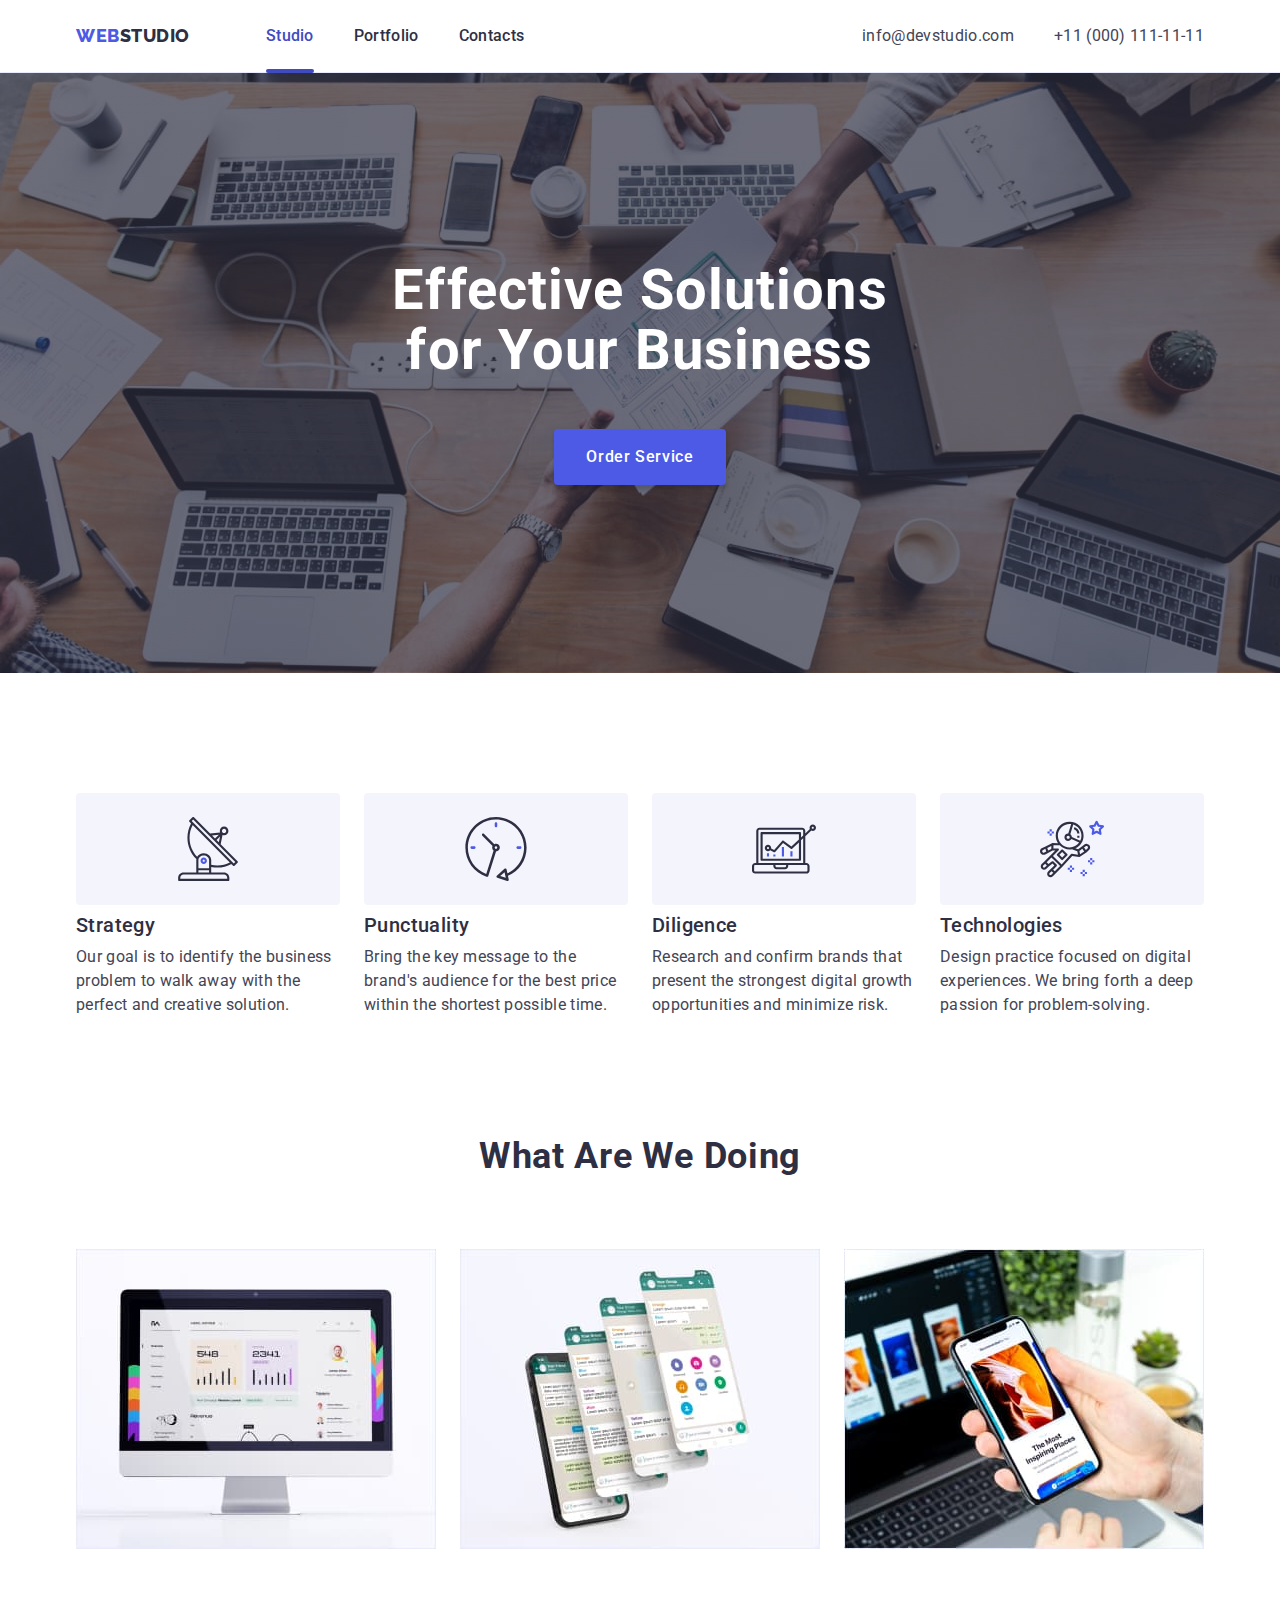
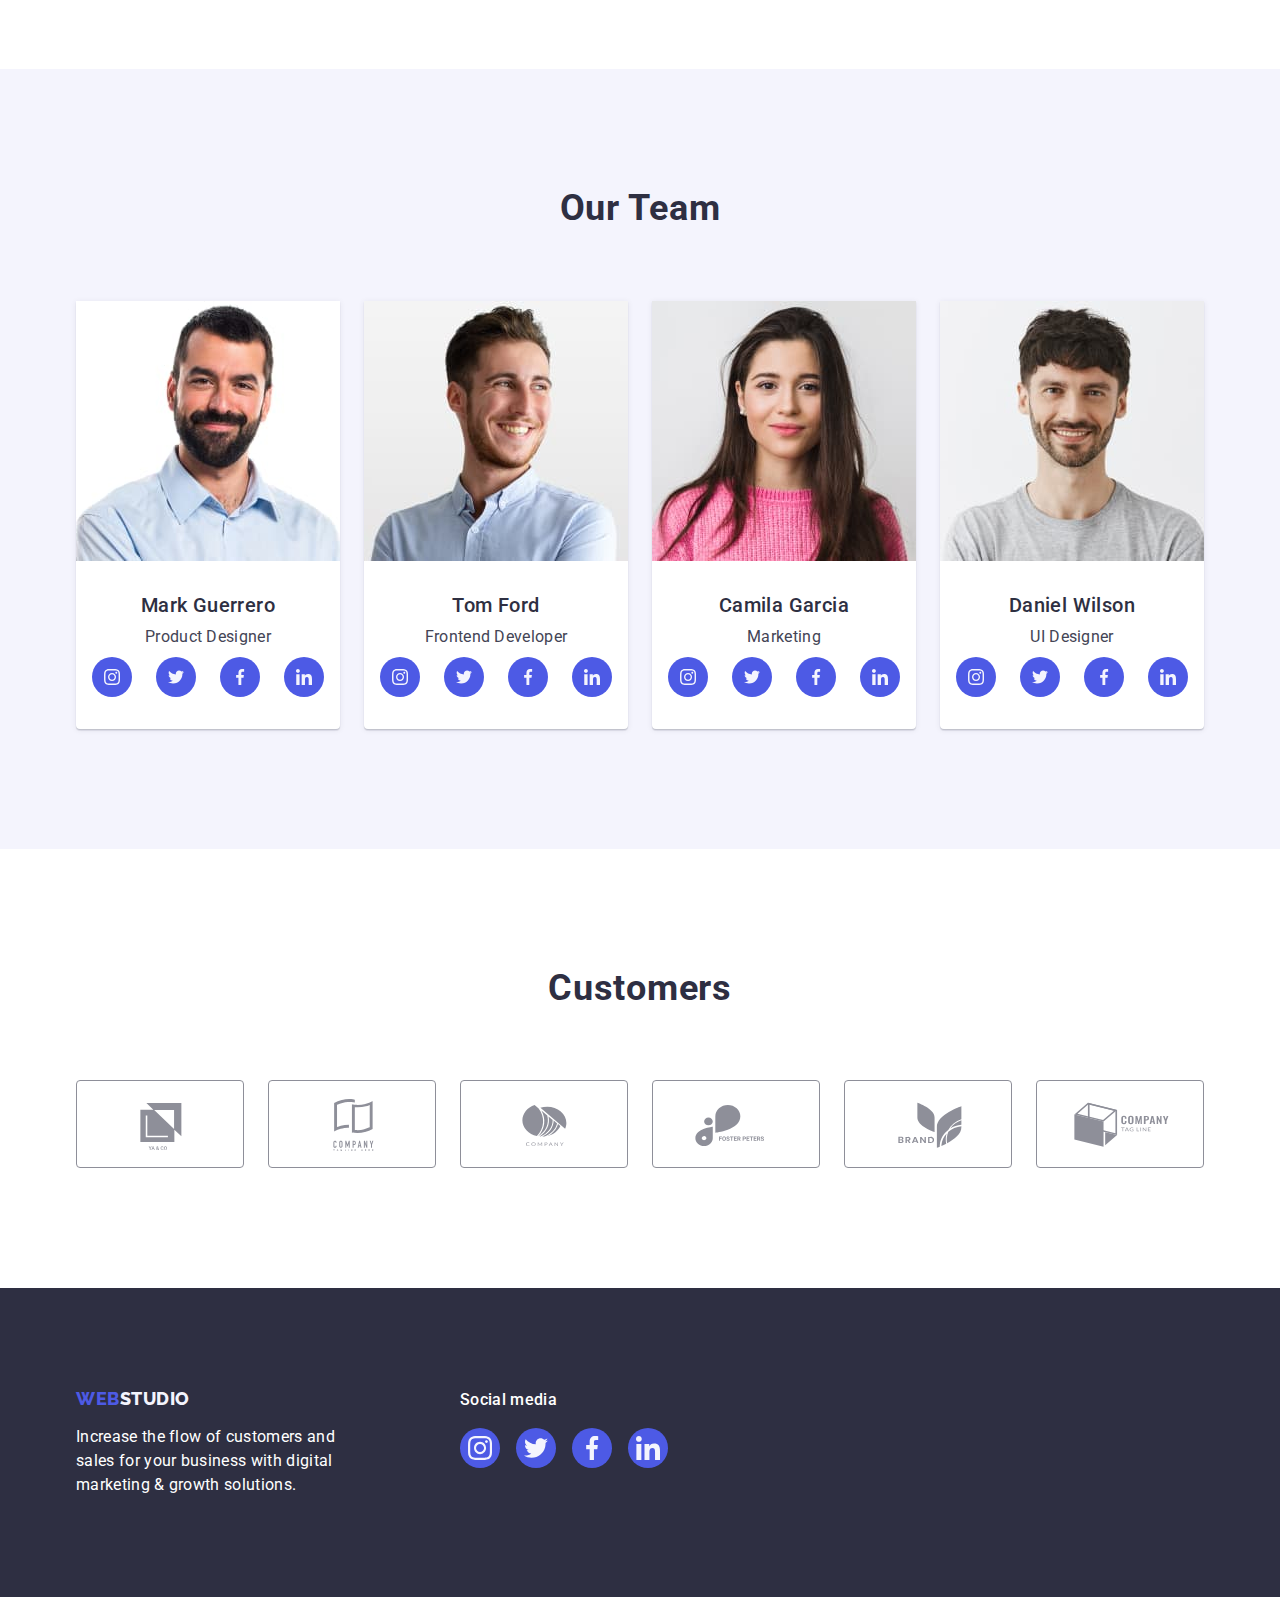
<file: index.html>
<!DOCTYPE html>
<html lang="en">
  <head>
    <meta charset="UTF-8" />
    <meta http-equiv="X-UA-Compatible" content="IE=edge" />
    <meta name="viewport" content="width=device-width, initial-scale=1.0" />
    <title>Studio</title>
    <link
      rel="stylesheet"
      href="https://cdnjs.cloudflare.com/ajax/libs/modern-normalize/1.0.0/modern-normalize.min.css"
    />
    <link rel="preconnect" href="https://fonts.googleapis.com" />
    <link rel="preconnect" href="https://fonts.gstatic.com" crossorigin />
    <link
      href="https://fonts.googleapis.com/css2?family=Raleway:wght@800&family=Roboto:wght@400;500;700;900&display=swap"
      rel="stylesheet"
    />
    <link rel="stylesheet" href="./css/styles.css" />
  </head>

  <body>
    <!--Шапка сайта-->
    <header class="header">
      <!--Логотип с ссылкой-->

      <div class="container header-container">
        <nav class="nav">
          <a href="./index.html" class="logo link"
            >Web<span class="logo-text">Studio</span></a
          >
          <ul class="nav-links list">
            <li class="nav-item item click">
              <a href="./index.html" class="nav-link affter current link ">Studio</a>
            </li>
            <li class="nav-item item">
              <a href="./portfolio.html" class="nav-link link">Portfolio</a>
            </li>
            <li class="nav-item item">
              <a href="" class="nav-link link">Contacts</a>
            </li>
          </ul>
        </nav>

        <!--Контакты для связи-->

        <address class="contact">
          <ul class="contact-list list">
            <li class="contact-item item">
              <a href="mailto:info@devstudio.com" class="contact-link link"
                >info@devstudio.com</a
              >
            </li>
            <li class="contact-item item">
              <a href="tel:+110001111111" class="contact-link link"
                >+11 (000) 111-11-11</a
              >
            </li>
          </ul>
        </address>
      </div>
    </header>

    <main>
      <!--Главный заголовок,герой-->

      <section class="hero">
        <div class="container">
          <h1 class="hero-title">Effective Solutions for Your Business</h1>
          <button type="button" class="hero-button" data-modal-open>Order Service</button>
        </div>
      </section>

      <!--Особенности-->
      <section class="section">
        <div class="container">
          <h2 hidden class="hidden-title">features</h2>

          <ul class="features-list list">
            <li class="features-item icon-anten">

              <div class="container-features-icon">
                

                <svg width="64" height="64">
                  <use href="./images/icons.svg#icon-anten">

                  </use>
                </svg>

              </div>

              <h3 class="features-title">Strategy</h3>
              <p class="features-text">
                Our goal is to identify the business problem to walk away with
                the perfect and creative solution.
              </p>
            </li>
            <li class="features-item icon-clock">

              <div class="container-features-icon">
              

                <svg width="64" height="64">
                  <use href="./images/icons.svg#icon-clock">
                
                  </use>
                </svg>

              </div>

              <h3 class="features-title">Punctuality</h3>
              <p class="features-text">
                Bring the key message to the brand's audience for the best price
                within the shortest possible time.
              </p>
            </li>
            <li class="features-item icon-diagram">

              <div class="container-features-icon">

                <svg width="64" height="64">
                  <use href="./images/icons.svg#icon-diagram">
                
                  </use>
                </svg>
              
              </div>
               
              <h3 class="features-title">Diligence</h3>
              <p class="features-text features-text-item">
                Research and confirm brands that present the strongest digital
                growth opportunities and minimize risk.
              </p>
            </li>
            <li class="features-item icon-astronaut">

              <div class="container-features-icon">

                <svg width="64" height="64">
                  <use href="./images/icons.svg#icon-astronaut">
                
                  </use>
                </svg>
              
              </div>

              <h3 class="features-title">Technologies</h3>
              <p class="features-text">
                Design practice focused on digital experiences. We bring forth a
                deep passion for problem-solving.
              </p>
            </li>
          </ul>
        </div>
      </section>

      <!--Чем мы занимаемся-->

      <section class="section section-padding">
        <div class="container">
          
          <h2 class="section-caption">What are we doing</h2>
          <ul class="meny-list list">
            <li class="meny-item">
              <img
                src="./images/wawd1.jpg"
                alt="Computer with screen on"
                width="360"
              />
            </li>
            <li class="meny-item">
              <img
                src="./images/wawd2.jpg"
                alt="Phone on the screen of which SMS"
                width="360"
              />
            </li>
            <li class="meny-item">
              <img
                src="./images/wawd3.jpg"
                alt="Laptop with phone in hand"
                width="360"
              />
            </li>
          </ul>
          
        </div>
        </section>
      

      <!--Наша команда-->

      
        <section class="section section-team">
          <div class="container">
          <h2 class="team-title">Our Team</h2>
          <ul class="team-list list">
            <li class="team-item">
                <img src="./images/contact1.jpg" alt="Face Mark Guerrero" width="264" class="img-team" />
                <div class="team-card-content">
                  <h3 class="section-subject">Mark Guerrero</h3>
                  <p class="section-text">Product Designer</p>

                  <ul class="list list-social-media">
                    <li  class="item-team-social">
                      <a href="" class="link link-social-media team-icon-hover">
                        <svg class="icon" width="16" height="16">
                          <use href="./images/icons.svg#icon-instagram">

                          </use>
                        </svg>
                      </a>
                    </li>
                    <li class="item-team-social">
                      <a href="" class="link link-social-media team-icon-hover">
                        <svg class="icon" width="16" height="16">
                          <use href="./images/icons.svg#icon-twitter">
                      
                          </use>
                        </svg>
                      </a>
                    </li>
                    <li class="item-team-social">
                      <a href="" class="link link-social-media team-icon-hover">
                        <svg class="icon" width="16" height="16">
                          <use href="./images/icons.svg#icon-facebook">
                      
                          </use>
                        </svg>
                      </a>
                    </li>
                    <li class="item-team-social">
                      <a href="" class="link link-social-media team-icon-hover">
                        <svg class="icon" width="16" height="16">
                          <use href="./images/icons.svg#icon-linkedin">
                      
                          </use>
                        </svg>
                      </a>
                    </li>
                  </ul>
                </div>
            </li>
            <li class="team-item">
              <img
                src="./images/contact2.jpg"
                alt="Fece Tom Ford"
                width="264" class="img-team"
              />
              <div class="team-card-content">
                <h3 class="section-subject">Tom Ford</h3>
                <p class="section-text">Frontend Developer</p>

                <ul class="list list-social-media">
                  <li class="item-team-social">
                    <a href="" class="link link-social-media team-icon-hover">
                      <svg class="icon" width="16" height="16">
                        <use href="./images/icons.svg#icon-instagram">
                
                        </use>
                      </svg>
                    </a>
                  </li>
                  <li class="item-team-social">
                    <a href="" class="link link-social-media team-icon-hover">
                      <svg class="icon" width="16" height="16">
                        <use href="./images/icons.svg#icon-twitter">
                
                        </use>
                      </svg>
                    </a>
                  </li>
                  <li class="item-team-social">
                    <a href="" class="link link-social-media team-icon-hover">
                      <svg class="icon" width="16" height="16">
                        <use href="./images/icons.svg#icon-facebook">
                
                        </use>
                      </svg>
                    </a>
                  </li>
                  <li class="item-team-social">
                    <a href="" class="link link-social-media team-icon-hover">
                      <svg class="icon" width="16" height="16">
                        <use href="./images/icons.svg#icon-linkedin">
                
                        </use>
                      </svg>
                    </a>
                  </li>
                </ul>


              </div>
            </li>
            <li class="team-item">
              <img
                src="./images/contact3.jpg"
                alt="Face Camila Garcia"
                width="264" class="img-team"
              />
              <div class="team-card-content">
                <h3 class="section-subject">Camila Garcia</h3>
                <p class="section-text">Marketing</p>

                <ul class="list list-social-media">
                  <li class="item-social-media">
                    <a href="" class="link link-social-media team-icon-hover">
                      <svg class="icon" width="16" height="16">
                        <use href="./images/icons.svg#icon-instagram">
                
                        </use>
                      </svg>
                    </a>
                  </li>
                  <li class="item-team-social">
                    <a href="" class="link link-social-media team-icon-hover">
                      <svg class="icon" width="16" height="16">
                        <use href="./images/icons.svg#icon-twitter">
                
                        </use>
                      </svg>
                    </a>
                  </li>
                  <li class="item-team-social">
                    <a href="" class="link link-social-media team-icon-hover">
                      <svg class=" icon" width="16" height="16">
                        <use href="./images/icons.svg#icon-facebook">
                
                        </use>
                      </svg>
                    </a>
                  </li>
                  <li class="item-team-social">
                    <a href="" class="link link-social-media team-icon-hover">
                      <svg class=" icon" width="16" height="16">
                        <use href="./images/icons.svg#icon-linkedin">
                
                        </use>
                      </svg>
                    </a>
                  </li>
                </ul>


              </div>
            </li>
            <li class="team-item">
              <img
                src="./images/contact4.jpg"
                alt="Face Daniel Wilson"
                width="264" class="img-team"
              />
              <div class="team-card-content">
                <h3 class="section-subject">Daniel Wilson</h3>
                <p class="section-text">UI Designer</p>

                <ul class="list list-social-media">

                  <li class="item-team-social">

                    <a href="" class="link link-social-media team-icon-hover">

                      <svg class="icon" width="16" height="16">

                        <use href="./images/icons.svg#icon-instagram">
                
                        </use>
                      </svg>
                    </a>
                  </li>
                  <li class="item-team-social">
                    <a href="" class="link link-social-media team-icon-hover">
                      <svg class="icon" width="16" height="16">
                        <use href="./images/icons.svg#icon-twitter">
                
                        </use>
                      </svg>
                    </a>
                  </li>
                  <li class="item-team-social">
                    <a href="" class="link link-social-media team-icon-hover">
                      <svg class="icon" width="16" height="16">
                        <use href="./images/icons.svg#icon-facebook">
                
                        </use>
                      </svg>
                    </a>
                  </li>
                  <li class="item-team-social">
                    <a href="" class="link link-social-media  team-icon-hover">
                      <svg class="icon" width="16" height="16">
                        <use href="./images/icons.svg#icon-linkedin">
                
                        </use>
                      </svg>
                    </a>
                  </li>
                </ul>
                
              </div>
            </li>
          </ul>
          </div>
        </section>

          <!-- ----------------- КЛИЕНТЫ -------------- -->
          
          <section class="section-costumers">
          
            <div class="container">
              <h2 class="title-costumers">Customers</h2>
              
              <ul class="list-costumers">
                <li class="item-costumers">
                  <a href="" class="link-costumers">
                  <svg class="icon-costumers" width="104" height="56">
                    <use href="./images/icons.svg#icon-logo">

                    </use>
                  </svg>
                </a>
              </li>

                <li class="item-costumers">
                  <a href="" class="link-costumers">

                    <svg class="icon-costumers" width="104" height="56">
                      <use href="./images/icons.svg#icon-logo-1">
                      </use>
                    </svg>

                  </a>
                </li>

                <li class="item-costumers">
                  <a href="" class="link-costumers">

                    <svg class="icon-costumers" width="104" height="56">
                      <use href="./images/icons.svg#icon-logo-2">
                      </use>
                    </svg>

                  </a>
                </li>

                <li class="item-costumers">
                  <a href="" class="link-costumers">

                    <svg class="icon-costumers" width="104" height="56">
                      <use href="./images/icons.svg#icon-logo-3">
                      </use>
                    </svg>

                  </a>
                </li>
                <li class="item-costumers">
                  <a href="" class="link-costumers">

                    <svg class="icon-costumers" width="104" height="56">
                      <use href="./images/icons.svg#icon-logo-4">
                      </use>
                    </svg>

                  </a>
                </li>
                <li class="item-costumers">
                  <a href="" class="link-costumers">

                    <svg class="icon-costumers" width="104" height="56">
                      <use href="./images/icons.svg#icon-logo-5">
                      </use>
                    </svg>

                  </a>
                </li>
              </ul>
            </div>

          </section>
      
    </main>
    <!--Подвал сайта-->
    <footer class="footer">
      
        <div class="container footer-container">
          <div class="footer-container-text">
            <a href="./index.html" class="logo-footer link">Web<span class="footer-logo-span">Studio</span>
            </a>
            <p class="footer-text">
              Increase the flow of customers and sales for your business with
              digital marketing & growth solutions.
            </p>
          </div>
        

        <div class="footer-social-media">

          <p class="footer-social-media-text">Social media</p>
          
          <ul class="footer-list">
            <li class="item-footer-social">
              <a href="" class="link link-social-media footer-social-link">
                <svg class="icon" width="24" height="24">
                  <use href="./images/icons.svg#icon-instagram">
            
                  </use>
                </svg>
              </a>
            </li>
            <li  class="item-footer-social">
              <a href="" class="link link-social-media footer-social-link">
                <svg class="icon" width="24" height="24">
                  <use href="./images/icons.svg#icon-twitter">
            
                  </use>
                </svg>
              </a>
            </li>
            <li  class="item-footer-social">
              <a href="" class="link link-social-media footer-social-link">
                <svg class="icon" width="24" height="24">
                  <use href="./images/icons.svg#icon-facebook">
            
                  </use>
                </svg>
              </a>
            </li>
            <li class="item-footer-social">
              <a href="" class="link link-social-media footer-social-link">

                <svg class="icon" width="24" height="24">

                  <use href="./images/icons.svg#icon-linkedin"></use>
                  
                </svg>
              </a>
            </li>
          </ul>

         

        </div>
        </div>
      
    </footer>


 <!-- ------------------МОДЕЛЬНОЕ ОКНО----------------- -->

 <div class="backdrop is-hidden " data-modal>

  <div class="modal ">
    <button type="button" class="close-model-btn btn-model" data-modal-close>
      <svg width="8" height="8" class="svg-modal-btn">
        <use href="./images/icons.svg#icon-close-black"></use>
      </svg>
    </button>
  </div>

 </div>


 <!-- -----------СКРИПТ МОДЕЛЬНОГО ОКНА---------------- -->

<script src="./js/modal.js"></script>

  </body>
</html>
</file>
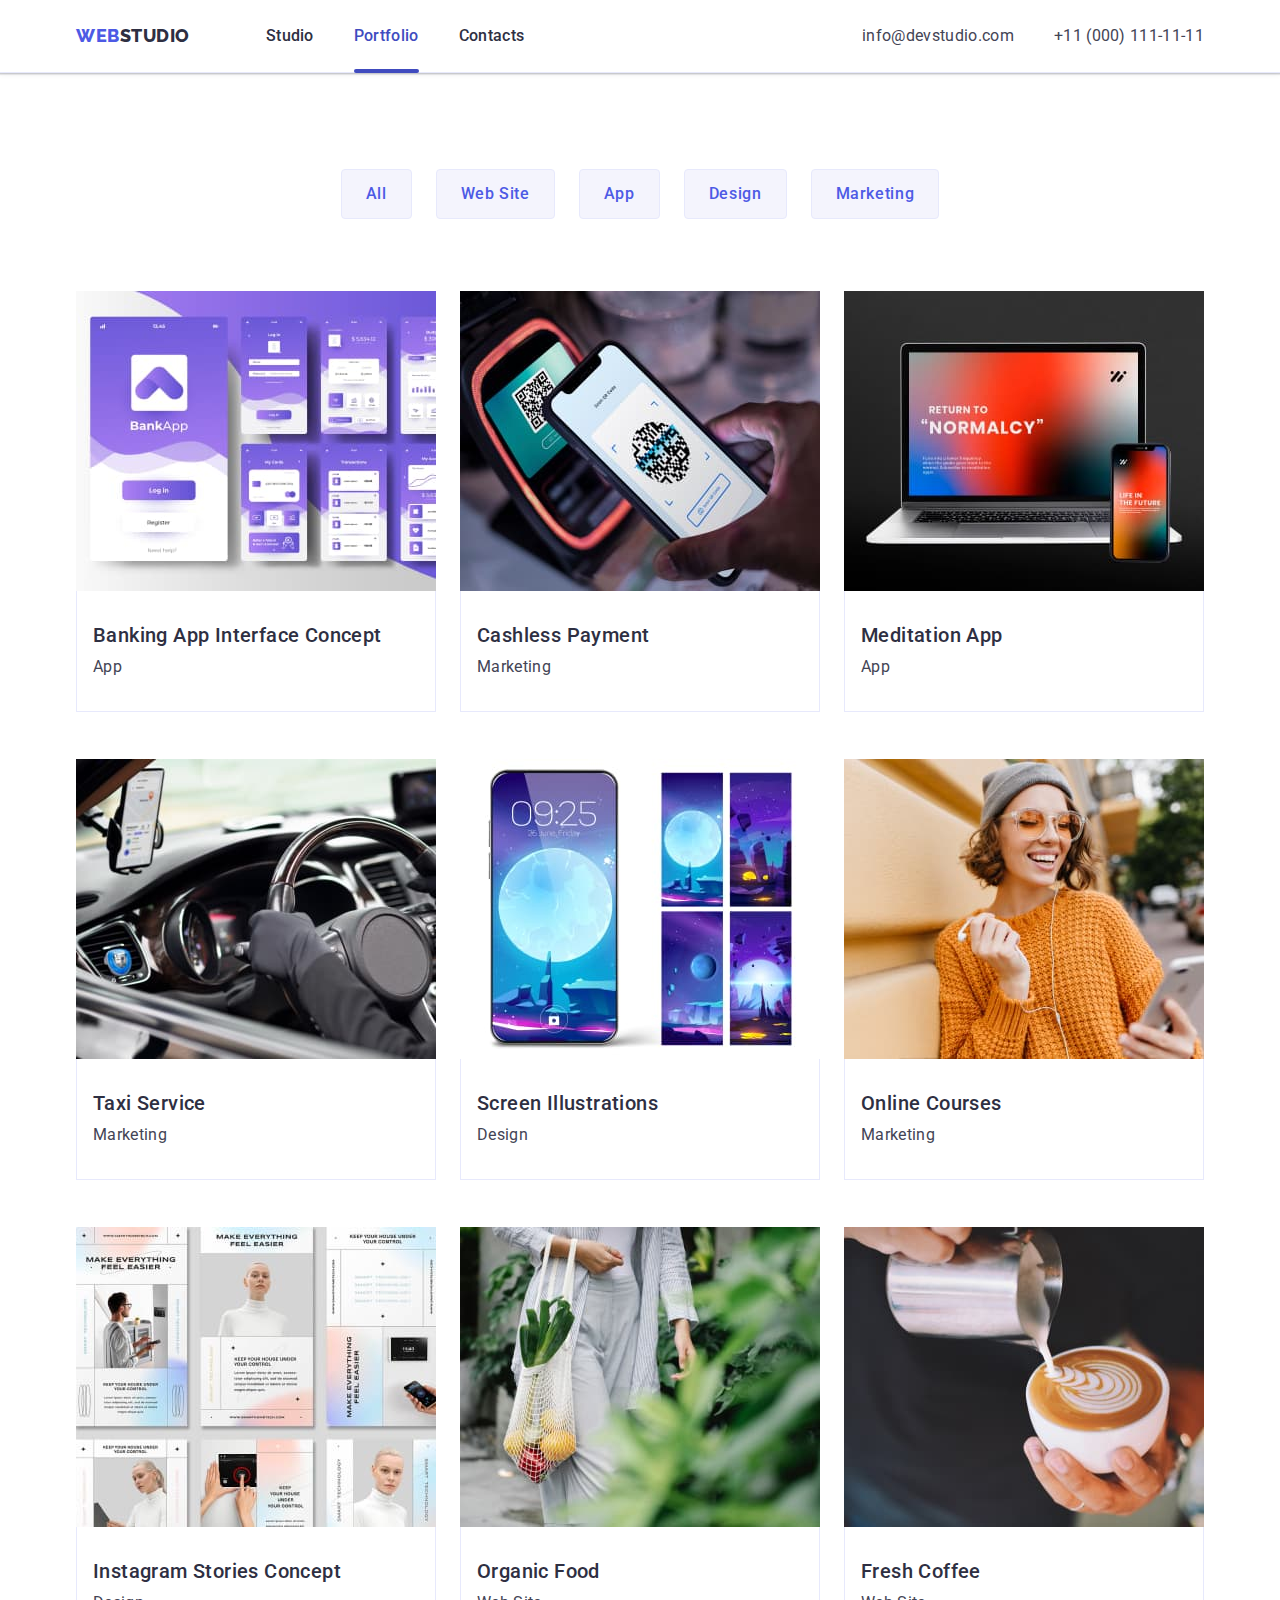
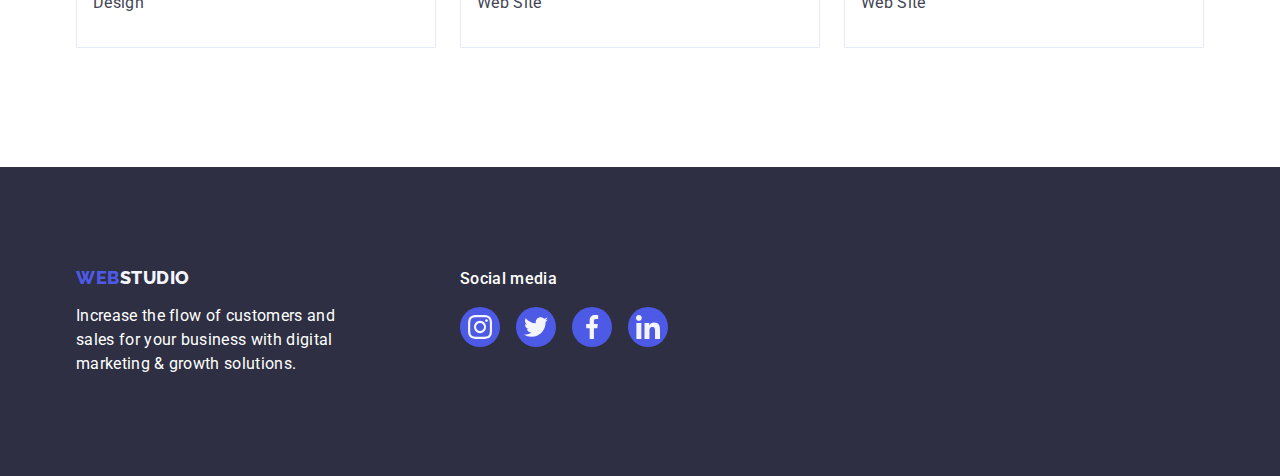
<file: portfolio.html>
<!DOCTYPE html>
<html lang="en">
  <head>
    <meta charset="UTF-8" />
    <meta http-equiv="X-UA-Compatible" content="IE=edge" />
    <meta name="viewport" content="width=device-width, initial-scale=1.0" />
    <title>Portfolio</title>
    <link
      rel="stylesheet"
      href="https://cdnjs.cloudflare.com/ajax/libs/modern-normalize/1.0.0/modern-normalize.min.css"
    />
    <link rel="stylesheet" href="./css/styles.css" />
    <link rel="preconnect" href="https://fonts.googleapis.com" />
    <link rel="preconnect" href="https://fonts.gstatic.com" crossorigin />
    <link
      href="https://fonts.googleapis.com/css2?family=Raleway:wght@800&family=Roboto:wght@400;500;700;900&display=swap"
      rel="stylesheet"
    />
  </head>

  <body>
    <!--Шапка сайта-->
    <header class="header">
      <!--Логотип с ссылкой-->

      <div class="container header-container">
        <nav class="nav">
          <a href="./index.html" class="logo link"
            >Web<span class="logo-text">Studio</span></a
          >
          <ul class="nav-links list">
            <li class="nav-item item">
              <a href="./index.html" class="nav-link link">Studio</a>
            </li>
            <li class="nav-item item">
              <a href="./portfolio.html" class="nav-link affter current link">Portfolio</a>
            </li>
            <li class="nav-item item">
              <a href="" class="nav-link link">Contacts</a>
            </li>
          </ul>
        </nav>

        <!--Контакты для связи-->

        <address class="contact">
          <ul class="contact-list list">
            <li class="contact-item item">
              <a href="mailto:info@devstudio.com" class="contact-link link"
                >info@devstudio.com</a
              >
            </li>
            <li class="contact-item item">
              <a href="tel:+110001111111" class="contact-link link"
                >+11 (000) 111-11-11</a
              >
            </li>
          </ul>
        </address>
      </div>
    </header>

    <main>
      <section class="section-galery">
        <div class="container">
          <h1 hidden>galery</h1>
          <ul class="galerry-btn-list list">
            <li class="galerry-item">
              <button type="button" class="meny-button">All</button>
            </li>
            <li class="galerry-item">
              <button type="button" class="meny-button">Web Site</button>
            </li>
            <li class="galerry-item">
              <button type="button" class="meny-button">App</button>
            </li>
            <li class="galerry-item">
              <button type="button" class="meny-button">Design</button>
            </li>
            <li class="galerry-item">
              <button type="button" class="meny-button">Marketing</button>
            </li>
          </ul>

          <ul class="galery-list list">
            <li class="galerry-item-card">
              <a href="" class="galery-link link">
                <div class="animation-card-container">
                  <img src="./images/galery/1.jpg" alt="Bank app" width="360" class="galerry-img" />
                  <p class="animation-card-text">14 Stylish and User-Friendly App Design Concepts · Task Manager App · Calorie Tracker App
                    · Exotic Fruit Ecommerce App ·
                    Cloud Storage App</p>
                </div>
                <div class="galerry-card-content">
                  <h2 class="galery-title">Banking App Interface Concept</h2>
                  <p class="galery-paragrav">App</p>
                </div>
              </a>
            </li>

            <li class="galerry-item-card">
              <a href="" class="galery-link link">
                <div class="animation-card-container">
                <img
                  src="./images/galery/2.jpg"
                  alt="Phone Checks QR Code"
                  width="360"
                  class="galerry-img"
                />
                <p class="animation-card-text">14 Stylish and User-Friendly App Design Concepts · Task Manager App · Calorie Tracker App
                  · Exotic Fruit Ecommerce App ·
                  Cloud Storage App</p>
                </div>
                <div class="galerry-card-content">
                  <h2 class="galery-title">Cashless Payment</h2>
                  <p class="galery-paragrav">Marketing</p>
                </div>
              </a>
            </li>

            <li class="galerry-item-card">
              <a href="" class="galery-link link">
                <div class="animation-card-container">
                <img
                  src="./images/galery/3.jpg"
                  alt="Notebook with phone"
                  width="360"
                  class="galerry-img"
                />
                <p class="animation-card-text">14 Stylish and User-Friendly App Design Concepts · Task Manager App · Calorie Tracker App
                  · Exotic Fruit Ecommerce App ·
                  Cloud Storage App</p>
                </div>
                <div class="galerry-card-content">
                  <h2 class="galery-title">Meditation App</h2>
                  <p class="galery-paragrav">App</p>
                </div>
              </a>
            </li>

            <li class="galerry-item-card">
              <a href="" class="galery-link link">
                <div class="animation-card-container">
                <img
                  src="./images/galery/4.jpg"
                  alt="The driver in the car holds the steering wheel"
                  width="360"
                  class="galerry-img"
                />
                <p class="animation-card-text">14 Stylish and User-Friendly App Design Concepts · Task Manager App · Calorie Tracker App
                  · Exotic Fruit Ecommerce App ·
                  Cloud Storage App</p>
                  </div>
                <div class="galerry-card-content">
                  <h2 class="galery-title">Taxi Service</h2>
                  <p class="galery-paragrav">Marketing</p>
                </div>
              </a>
            </li>

            <li class="galerry-item-card">
              <a href="" class="galery-link link">
                <div class="animation-card-container">
                <img
                  src="./images/galery/5.jpg"
                  alt="Included phone"
                  width="360"
                  class="galerry-img"
                />
                <p class="animation-card-text">14 Stylish and User-Friendly App Design Concepts · Task Manager App · Calorie Tracker App
                  · Exotic Fruit Ecommerce App ·
                  Cloud Storage App</p>
                  </div>
                <div class="galerry-card-content">
                  <h2 class="galery-title">Screen Illustrations</h2>
                  <p class="galery-paragrav">Design</p>
                </div>
              </a>
            </li>

            <li class="galerry-item-card">
              <a href="" class="galery-link link">
                <div class="animation-card-container">
                <img
                  src="./images/galery/6.jpg"
                  alt="girl with headphones in orange sweater"
                  width="360"
                  class="galerry-img"
                />
                <p class="animation-card-text">14 Stylish and User-Friendly App Design Concepts · Task Manager App · Calorie Tracker App
                  · Exotic Fruit Ecommerce App ·
                  Cloud Storage App</p>
                  </div>
                <div class="galerry-card-content">
                  <h2 class="galery-title">Online Courses</h2>
                  <p class="galery-paragrav">Marketing</p>
                </div>
              </a>
            </li>

            <li class="galerry-item-card">
              <a href="" class="galery-link link">
                <div class="animation-card-container">
                <img
                  src="./images/galery/7.jpg"
                  alt="book pages"
                  width="360"
                  class="galerry-img"
                />
                <p class="animation-card-text">14 Stylish and User-Friendly App Design Concepts · Task Manager App · Calorie Tracker App
                  · Exotic Fruit Ecommerce App ·
                  Cloud Storage App</p>
                  </div>
                <div class="galerry-card-content">
                  <h2 class="galery-title">Instagram Stories Concept</h2>
                  <p class="galery-paragrav">Design</p>
                </div>
              </a>
            </li>

            <li class="galerry-item-card">
              <a href="" class="galery-link link">
                <div class="animation-card-container">
                <img
                  src="./images/galery/8.jpg"
                  alt="a girl in white carries vegetables in a bag"
                  width="360"
                  class="galerry-img"
                />
                <p class="animation-card-text">14 Stylish and User-Friendly App Design Concepts · Task Manager App · Calorie Tracker App
                  · Exotic Fruit Ecommerce App ·
                  Cloud Storage App</p>
                  </div>
                <div class="galerry-card-content">
                  <h2 class="galery-title">Organic Food</h2>
                  <p class="galery-paragrav">Web Site</p>
                </div>
              </a>
            </li>

            <li class="galerry-item-card">
              <a href="" class="galery-link link">
                <div class="animation-card-container">
                <img
                  src="./images/galery/9.jpg"
                  alt="a girl in white carries vegetables in a bag"
                  width="360"
                  class="galerry-img"
                />
                <p class="animation-card-text">14 Stylish and User-Friendly App Design Concepts · Task Manager App · Calorie Tracker App
                  · Exotic Fruit Ecommerce App ·
                  Cloud Storage App</p>
                  </div>
                <div class="galerry-card-content">
                  <h2 class="galery-title">Fresh Coffee</h2>
                  <p class="galery-paragrav">Web Site</p>
                </div>
              </a>
            </li>
          </ul>
        </div>
      </section>
    </main>

    <!--Подвал сайта-->

    <footer class="footer">
    
      <div class="container footer-container">
        <div class="footer-container-text">
          <a href="./index.html" class="logo-footer link">Web<span class="footer-logo-span">Studio</span>
          </a>
          <p class="footer-text">
            Increase the flow of customers and sales for your business with
            digital marketing & growth solutions.
          </p>
        </div>
    
    
        <div class="footer-social-media">
    
          <p class="footer-social-media-text">Social media</p>
    
          <ul class="footer-list">
            <li class="item-footer-social">
              <a href="" class="link link-social-media footer-social-link">
                <svg class="icon" width="24" height="24">
                  <use href="./images/icons.svg#icon-instagram">
    
                  </use>
                </svg>
              </a>
            </li>
            <li class="item-footer-social">
              <a href="" class="link link-social-media footer-social-link">
                <svg class="icon" width="24" height="24">
                  <use href="./images/icons.svg#icon-twitter">
    
                  </use>
                </svg>
              </a>
            </li>
            <li class="item-footer-social">
              <a href="" class="link link-social-media footer-social-link">
                <svg class="icon" width="24" height="24">
                  <use href="./images/icons.svg#icon-facebook">
    
                  </use>
                </svg>
              </a>
            </li>
            <li class="item-footer-social">
              <a href="" class="link link-social-media footer-social-link">
    
                <svg class="icon" width="24" height="24">
    
                  <use href="./images/icons.svg#icon-linkedin"></use>
    
                </svg>
              </a>
            </li>
          </ul>
    
    
    
        </div>
      </div>
    
    </footer>
  </body>
</html>
</file>
<file: css/styles.css>
/* Цвет основного текста #2E2F42 */

/* Вторичный цвет текста,абзацев #434455; */

/* Цвет заголовка героя #FFFFFF */

/* Цвет кнопки #4D5AE5 , Цвет ховера #404BBF */

/* Цвет акцента #E7E9FC */

/* Цвет героя и футтера #2E2F42 */

/* Цвет фона #E5E5E5 */

/* Цвет фона вторичный #F4F4FD */

/* Размеры основного текста : 16рх
line-height: 1.5 множитель*/

/* Размеры вторичных заголовков : 20рх
line-height: 1.2 множитель */

/* Переменные */

/* Общий сброс дефолта */

html {
  box-sizing: border-box;
}

*,
*::before,
*::after {
  box-sizing: inherit;
}

h1,
h2,
h3,
h4,
h5,
h6,
p {
  margin: 0;
}

ul,
ol {
  list-style: none;
  margin-top: 0;
  margin-bottom: 0;

  padding-left: 0;
}

img {
  display: block;
}

.list {
  list-style: none;
}

.link {
  text-decoration: none;
}

/* Глобальные стили */

body {
  color: #434455;
  font-size: 16px;
  line-height: 1.5;
  font-family: 'Roboto', sans-serif;
  background-color: #ffffff;
  letter-spacing: 0.02em;
}

/* Переменные  */

:root {
  --primary-text-color: #2e2f42;
  --title-paragrav-color: #434455;
  --acsent-color: #404bbf;
  --button-color: #4d5ae5;
  --button-portvolio-color: #f4f4fd;
  --color-icon: #f4f4fd;
  --color-icon-costumers: #8e8f99;
}

/* Контейнер */

.container {
  width: 1158px;

  padding: 0 15px;
  margin: 0 auto;
}

/*--------------- Общие стили для секций и заголовков -----------------*/

.section {
  padding: 120px 0;
}

.section.section-padding {
  padding-top: 0;
}

.section .section-title {
  color: var(--primary-text-color);
  font-size: 36px;
  line-height: 1.11;
  font-weight: 500;
  letter-spacing: 0.02em;
}

/*--------- СТИЛИ ДЛЯ ШАПКИ -------------*/

.header {
  border-bottom: 1px solid #e7e9fc;
  box-shadow: 0px 2px 1px rgba(46, 47, 66, 0.08),
    0px 1px 1px rgba(46, 47, 66, 0.16), 0px 1px 6px rgba(46, 47, 66, 0.08);
}

.header .header-container {
  display: flex;
}

.header .nav {
  display: flex;
  align-items: center;
}

/*------------- Логотип в шапке -------------*/

.logo {
  color: var(--button-color);
  font-size: 18px;
  line-height: 1.17;
  font-family: 'Raleway', sans-serif;
  letter-spacing: 0.03em;
  font-weight: 800;
  text-transform: uppercase;

  margin-right: 76px;
}
.logo-text {
  color: var(--primary-text-color);
}

/*----------------- Навигация по сайту -----------------*/

.nav-links {
  display: flex;
}

.nav-link {
  display: block;
  position: relative;
}

.affter::after {
  content: '';
  position: absolute;

  left: 0;

  bottom: -1px;
  width: 100%;
  height: 4px;

  background: #404bbf;
  border-radius: 2px;
}

.nav-links .nav-link {
  color: var(--primary-text-color);
  font-weight: 500;
  letter-spacing: 0.02em;
  font-style: normal;
  padding: 24px 0;

  transition: color 250ms cubic-bezier(0.4, 0, 0.2, 1);
}

.nav-links .current {
  color: #404bbf;
}

.nav-links .nav-item {
  position: relative;

  margin-right: 40px;
}

.nav-links .nav-item:last-child {
  margin-right: 0px;
}

/* ---------- Контакты -------------------------- */
.contact {
  font-style: normal;
  margin-left: auto;
}

.header .contact-list {
  display: flex;
  padding: 24px 0;
  margin-right: auto;
}

.contact-list .contact-item {
  margin-right: 40px;
}

.contact-list .contact-item:last-child {
  margin-right: 0;
}

.contact-list .contact-link {
  color: var(--title-paragrav-color);
  font-weight: 400;
  letter-spacing: 0.02em;
  font-style: normal;

  transition: color 250ms cubic-bezier(0.4, 0, 0.2, 1);
}

/*------------------ Навигация по сайту + контактная информация в ховере --------------*/

.nav-links .nav-link:hover,
.nav-links .nav-link:focus,
.contact-list .contact-link:hover,
.contact-list .contact-link:focus {
  color: var(--acsent-color);
}

/* ------------------------ Навигация по сайту + контактная информация в активе --------------*/

.nav-links .nav-link:active,
.addres-list .address-link:active,
.contact-list .contact-link:active {
  color: #4d5ae5;
}

/* ------------------------ ПЕРВАЯ СЕКЦИЯ - ГЕРОЙ ------------------------*/

.hero {
  margin-left: auto;
  margin-right: auto;
  padding: 188px 0;
  max-width: 1440px;

  background-color: #2e2f42;

  background-image: linear-gradient(
      rgba(46, 47, 66, 0.7),
      rgba(46, 47, 66, 0.7)
    ),
    url(../images/hero-image.jpg);

  background-size: cover;
  background-repeat: no-repeat;
  background-position: center;
}

.hero .hero-title {
  display: block;
  color: #ffffff;
  font-size: 56px;
  line-height: 1.07;
  letter-spacing: 0.02em;
  text-align: center;

  max-width: 496px;

  margin-left: auto;
  margin-right: auto;
  margin-bottom: 48px;
}

.hero .hero-button {
  display: block;
  text-align: center;

  padding-left: 32px;
  padding-right: 32px;
  padding-top: 16px;
  padding-bottom: 16px;

  margin-left: auto;
  margin-right: auto;

  color: #ffffff;
  background-color: var(--button-color);
  cursor: pointer;
  font-family: 'Roboto', sans-serif;
  font-weight: 500;
  font-size: 16px;
  line-height: 1.5;
  letter-spacing: 0.04em;
  box-shadow: 0px 4px 4px rgba(0, 0, 0, 0.15);

  border-radius: 4px;
  border: none;

  min-width: 169px;
  height: 56px;
  gap: 10px;

  transition: background-color 250ms cubic-bezier(0.4, 0, 0.2, 1);
}

/* --------------- Кнопка героя в ховере ---------------------- */
.hero .hero-button:hover,
.hero .hero-button:focus {
  background-color: #404bbf;
}

/*------------------------- ВТОРАЯ СЕКЦИЯ - ОСОБЕННОСТИ  -----------------*/

.features-list {
  display: flex;
}

.features-list .features-item {
  margin-right: 24px;
  width: calc((100% - 72px) / 4);
}

.features-list .features-item:last-child {
  margin-right: 0px;
}

.container-features-icon {
  display: flex;
  justify-content: center;
  align-items: center;

  margin-bottom: 8px;
  height: 112px;
  background-color: var(--color-icon);
  border-radius: 4px;
}

.features-title {
  font-size: 20px;
  line-height: 1.2;
  color: var(--primary-text-color);
  font-weight: 500;
  letter-spacing: 0.02em;
  margin-bottom: 8px;
}

.features-text-item {
  width: 264px;
}

.features-text {
  font-size: 16px;
  line-height: 1.5;
  letter-spacing: 0.02em;
  color: var(--title-paragrav-color);
}

/*------------------- ТРЕТЬЯ СЕКЦИЯ - ЧЕМ МЫ ЗАНИМАЕМСЯ------------------- */

.meny-list {
  display: flex;
}

.meny-list .meny-item {
  margin-right: 24px;
}
.meny-list .meny-item:last-child {
  margin-right: 0;
}

.section .section-caption {
  color: var(--primary-text-color);
  font-size: 36px;
  line-height: 1.11;
  font-weight: 700;
  letter-spacing: 0.02em;
  text-transform: capitalize;
  text-align: center;

  margin-bottom: 72px;
}

/*---------------------- ЧЕТВЕРТАЯ СЕКЦИЯ - КОМАНДА--------------------*/

.section-team {
  background-color: #f4f4fd;
}

.team-title {
  color: var(--primary-text-color);
  font-size: 36px;
  line-height: 1.11;
  font-weight: 700;
  letter-spacing: 0.02em;
  text-align: center;
  text-transform: capitalize;

  margin-bottom: 72px;
}

.team-list {
  display: flex;
  justify-content: space-between;

  margin-top: 72px;
}

.team-card-content {
  padding-top: 32px;
  padding-bottom: 32px;
}

.team-list .team-item {
  margin-right: 24px;
  width: calc((100% - 72px) / 4);

  box-shadow: 0px 1px 6px rgba(46, 47, 66, 0.08),
    0px 1px 1px rgba(46, 47, 66, 0.16), 0px 2px 1px rgba(46, 47, 66, 0.08);
  border-radius: 0px 0px 4px 4px;
}

.team-list .team-item:last-child {
  margin-right: 0px;
}

.section-text {
  font-size: 16px;
  line-height: 1.5;
  letter-spacing: 0.02em;
  color: var(--title-paragrav-color);
  text-align: center;
}

.section-team .section-subject {
  color: var(--primary-text-color);
  font-size: 20px;
  line-height: 1.2;
  font-weight: 500;
  letter-spacing: 0.02em;
  text-align: center;

  margin-bottom: 8px;
}

.section-team .team-item {
  background-color: #ffffff;
}

.team-icon-hover {
  transition: background-color 250ms cubic-bezier(0.4, 0, 0.2, 1);
}

.team-icon-hover:hover,
.team-icon-hover:focus {
  background-color: #404bbf;
}

/* -------------- КЛИЕНТЫ СЕКЦИЯ ПЯТАЯ-------------------------*/

.section-costumers {
  padding-bottom: 120px;
  padding-top: 120px;
}

.section-costumers .title-costumers {
  margin-bottom: 72px;
  color: var(--primary-text-color);
  font-family: 'Roboto', sans-serif;
  font-weight: 700;
  font-size: 36px;
  line-height: 1.1;
  text-align: center;
  letter-spacing: 0.02em;
  text-transform: capitalize;
}

.section-costumers .list-costumers {
  display: flex;
  justify-content: center;
  gap: 24px;
}

.link-costumers {
  display: flex;
  justify-content: center;
  align-items: center;
  width: 168px;
  height: 88px;

  border: 1px solid #8e8f99;
  border-radius: 4px;

  color: var(--color-icon-costumers);

  transition: border-color 250ms cubic-bezier(0.4, 0, 0.2, 1),
    color 250ms cubic-bezier(0.4, 0, 0.2, 1);
}

.icon-costumers {
  fill: currentColor;
}

.link-costumers:hover,
.link-costumers:focus {
  border: 1px solid var(--acsent-color);
  color: #404bbf;
}

.link-costumers:active {
  background-color: #404bbf;
}

.link-costumers:hover .icon-costumers,
.link-costumers:focus .icon-costumers {
  fill: currentColor;
}

/* ------------Иконки Соц Сетей ---------------------- */

.list-social-media {
  display: flex;
  justify-content: center;
  margin-top: 8px;
  gap: 24px;
}

.link-social-media {
  color: var(--color-icon);
  display: flex;
  height: 40px;
  width: 40px;
  align-items: center;
  justify-content: center;

  background-color: var(--button-color);
  border-radius: 50%;
}

.icon {
  fill: currentColor;
}

/* -----------------ФУТЕР-------------------*/

.footer {
  background-color: var(--primary-text-color);
  color: #ffffff;

  padding: 100px 0;
}

/* --------------------------Логотип В футтере -------------------------- */

.footer-container {
  display: flex;
  align-items: baseline;
}

.footer-container-text {
  margin-right: 120px;
}

.footer .logo-footer {
  display: inline-block;
  color: var(--button-color);
  font-size: 18px;
  line-height: 1.17;
  font-family: 'Raleway', sans-serif;
  letter-spacing: 0.03em;
  font-weight: 800;
  text-transform: uppercase;

  margin-bottom: 16px;
}

.footer .footer-logo-span {
  color: #f4f4fd;
}

.footer .footer-text {
  max-width: 264px;
}

.footer .footer-list {
  display: flex;
  gap: 16px;
}

.footer .footer-social-media-text {
  font-family: 'Roboto', sans-serif;

  font-weight: 500;
  font-size: 16px;
  line-height: 1.5;
  letter-spacing: 0.02em;
  margin-bottom: 16px;
}

.footer-social-link {
  transition: background-color 250ms cubic-bezier(0.4, 0, 0.2, 1);
}

.footer-social-link:hover,
.footer-social-link:focus {
  background-color: #31d0aa;
}

/* -----------------------СТРАНИЦА ПОРТФОЛИО---------------------- */

/* -------------------СТИЛИ ДЛЯ КНОПОК ПЕРВАЯ СЕКЦИЯ -------------------*/

.section-galery .meny-button {
  display: block;

  background-color: var(--button-portvolio-color);
  color: var(--button-color);
  cursor: pointer;
  font-family: 'Roboto', sans-serif;
  font-weight: 500;
  font-size: 16px;
  letter-spacing: 0.04em;
  line-height: 1.5;
  border: 1px solid #e7e9fc;
  border-radius: 4px;

  margin-top: 0;
  margin-left: auto;
  margin-right: auto;

  padding: 12px 24px;

  transition: background-color 250ms cubic-bezier(0.4, 0, 0.2, 1),
    border-color 250ms cubic-bezier(0.4, 0, 0.2, 1),
    box-shadow 250ms cubic-bezier(0.4, 0, 0.2, 1),
    color 250ms cubic-bezier(0.4, 0, 0.2, 1);
}

/* --------------------Ховер кнопок --------------------- */

.section-galery .meny-button:hover,
.section-galery .meny-button:focus {
  background-color: var(--acsent-color);
  color: #ffffff;
  border: 1px solid transparent;
  box-shadow: 0px 3px 1px rgba(0, 0, 0, 0.1), 0px 2px 1px rgba(0, 0, 0, 0.08),
    0px 2px 2px rgba(0, 0, 0, 0.12);
}

/* -------------------- ГАЛЕРЕЯ КАРТОЧКИ --------------- */

.section-galery {
  padding-top: 96px;
  padding-bottom: 120px;
}

.section-galery .galery-title {
  color: var(--primary-text-color);
  font-size: 20px;
  line-height: 1.2;
  font-weight: 500;
  letter-spacing: 0.02em;

  margin-bottom: 8px;
}

.section-galery .galerry-btn-list {
  display: flex;
  justify-content: center;
  margin-bottom: 72px;
}

.galerry-item {
  margin-right: 24px;
}

.galerry-btn-list .galerry-item:last-child {
  margin-right: 0;
}

.galery-list {
  display: flex;
  flex-wrap: wrap;
  row-gap: 48px;
}

.galery-list .galerry-item-card {
  margin-right: 24px;
  max-height: 420px;
}

.galery-link {
  display: block;
  transition: box-shadow 250ms cubic-bezier(0.4, 0, 0.2, 1);
}

.galery-link:hover,
.galery-link:focus {
  box-shadow: 0px 1px 6px rgba(46, 47, 66, 0.08),
    0px 1px 1px rgba(46, 47, 66, 0.16), 0px 2px 1px rgba(46, 47, 66, 0.08);
}

.galery-list .galerry-card-content {
  padding-top: 32px;
  padding-bottom: 32px;
  padding-left: 16px;
  padding-right: 16px;

  border: 1px solid #e7e9fc;
  border-top: none;
}

.galery-list .galerry-item-card:nth-child(3n + 3) {
  margin-right: 0;
}

.galery-paragrav {
  color: var(--title-paragrav-color);
  line-height: 1.5;
}

/* -------АНИМАЦИЯ КАРТОЧЕК В ПОРТФОЛИО ------------- */

.animation-card-container {
  overflow: hidden;
  position: relative;
}

/* .animation-card-container::before {
  position: absolute;
  opacity: 1;
  pointer-events: none;

  width: 100%;
  height: 100%;
  display: inline-block;
  content: '';
  background-color: #4D5AE5;

  transform: translateY(300px);
  transition: transform 250ms cubic-bezier(0.4, 0, 0.2, 1);

} */

.animation-card-text {
  position: absolute;
  padding: 40px 32px;
  top: 0;
  opacity: 1;
  pointer-events: none;
  background-color: #4d5ae5;
  width: 100%;
  height: 100%;
  color: var(--button-portvolio-color);

  font-family: 'Roboto', sans-serif;
  font-style: normal;
  font-weight: 400;
  font-size: 16px;
  line-height: 1.5;
  letter-spacing: 0.02em;

  transform: translateY(100%);
  transition: transform 250ms cubic-bezier(0.4, 0, 0.2, 1);
}

.galery-link:hover .animation-card-container::before,
.galery-link:hover .animation-card-text,
.galery-link:focus .animation-card-container::before,
.galery-link:focus .animation-card-text {
  transform: translateY(0px);
}

/* ------------------------МОДЕЛЬНОЕ ОКНО И БЕКДРОП ----------------------- */

.backdrop {
  position: fixed;
  top: 0;
  left: 0;
  width: 100%;
  height: 100%;
  background-color: rgba(46, 47, 66, 0.4);

  transition: opacity 250ms cubic-bezier(0.4, 0, 0.2, 1),
    visibility 250ms cubic-bezier(0.4, 0, 0.2, 1);
}

.backdrop.is-hidden {
  opacity: 0;
  pointer-events: none;
  visibility: hidden;
}

.modal {
  position: absolute;
  min-width: 408px;
  min-height: 576px;
  top: 50%;
  left: 50%;
  transform: translate(-50%, -50%);
  background-color: #fcfcfc;
  box-shadow: 0px 1px 1px rgba(0, 0, 0, 0.14), 0px 1px 3px rgba(0, 0, 0, 0.12),
    0px 2px 1px rgba(0, 0, 0, 0.2);
  border-radius: 4px;
  transition: transform 250ms cubic-bezier(0.4, 0, 0.2, 1);
}

.close-model-btn {
  position: absolute;
  padding: 0;
  display: flex;
  justify-content: center;
  align-items: center;
  right: 24px;
  top: 24px;
  background: #e7e9fc;
  border: 1px solid rgba(0, 0, 0, 0.1);
  border-radius: 50%;
  width: 24px;
  height: 24px;

  cursor: pointer;

  transition: background-color 250ms cubic-bezier(0.4, 0, 0.2, 1),
    border 250ms cubic-bezier(0.4, 0, 0.2, 1);
}

.close-model-btn:hover,
.close-model-btn:focus {
  background-color: var(--acsent-color);
  border: none;
  color: #ffffff;
}

.svg-modal-btn {
  position: absolute;
  fill: currentColor;
  transition: fill 250ms cubic-bezier(0.4, 0, 0.2, 1);
}
</file>
